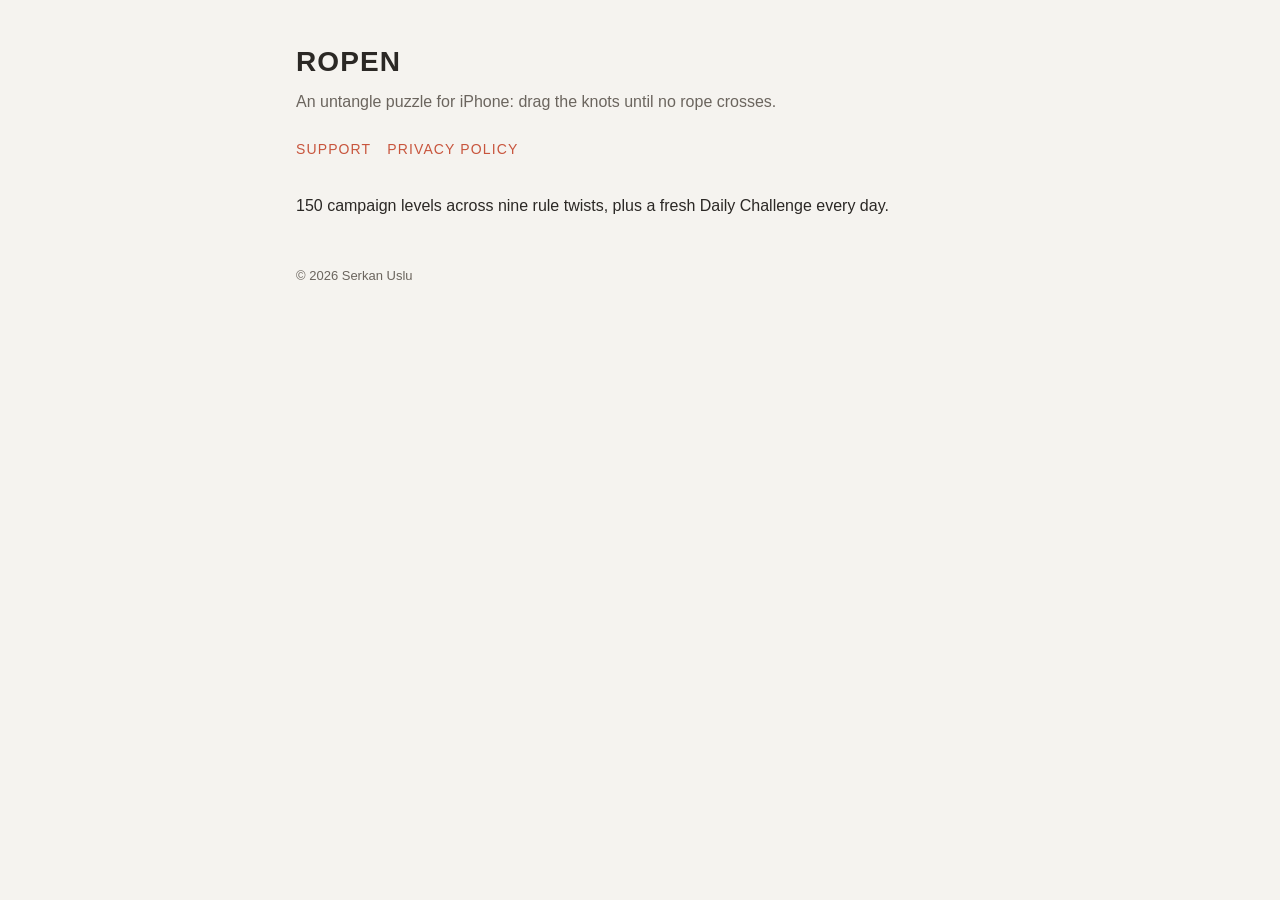
<file: index.html>
<!doctype html>
<html lang="en"><head><meta charset="utf-8"><meta name="viewport" content="width=device-width,initial-scale=1">
<title>ROPEN</title><link rel="stylesheet" href="style.css"></head>
<body><main>
<h1>ROPEN</h1>
<p class="sub">An untangle puzzle for iPhone: drag the knots until no rope crosses.</p>
<nav><a href="support.html">Support</a><a href="privacy.html">Privacy Policy</a></nav>
<p>150 campaign levels across nine rule twists, plus a fresh Daily Challenge every day.</p>
<footer>© 2026 Serkan Uslu</footer>
</main></body></html>
</file>
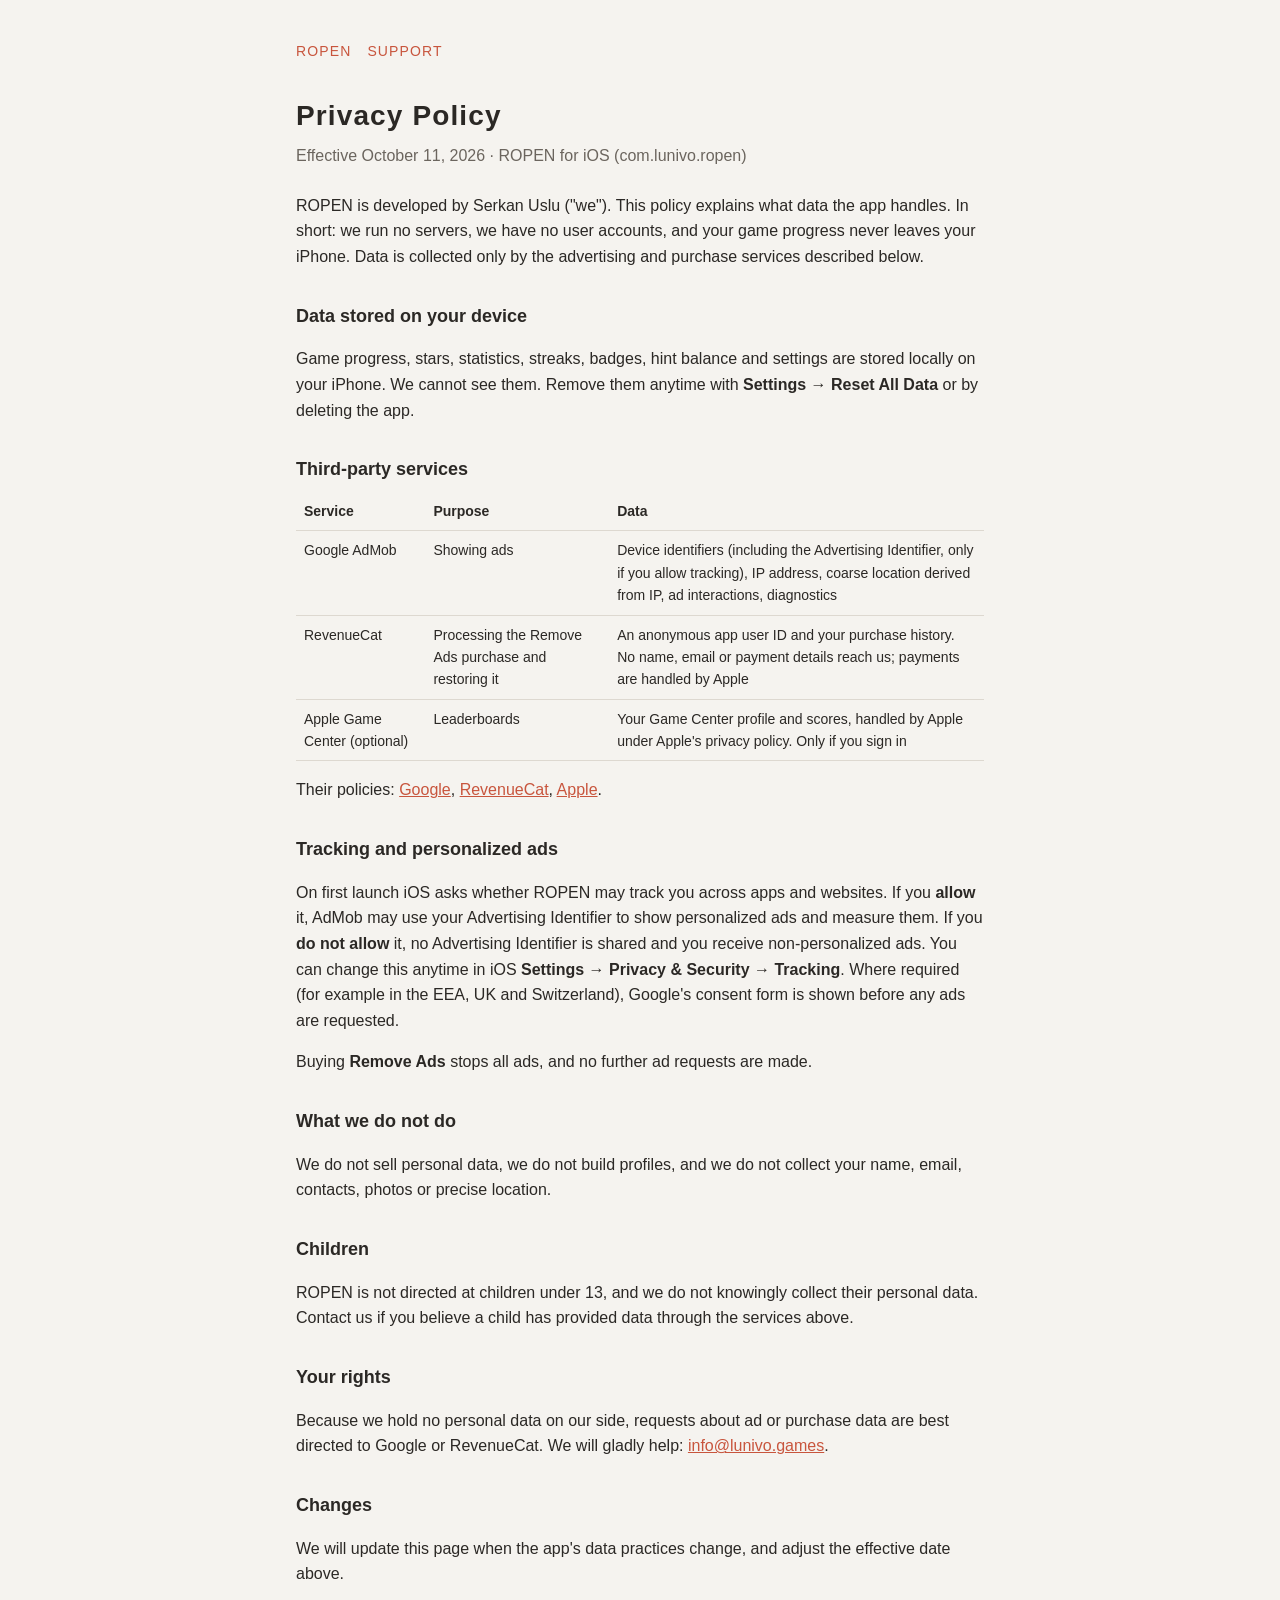
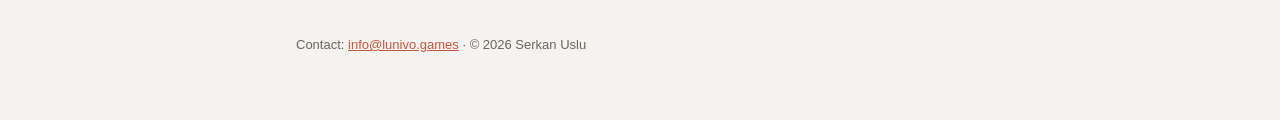
<file: privacy.html>
<!doctype html>
<html lang="en"><head><meta charset="utf-8"><meta name="viewport" content="width=device-width,initial-scale=1">
<title>ROPEN Privacy Policy</title><link rel="stylesheet" href="style.css"></head>
<body><main>
<nav><a href="index.html">ROPEN</a><a href="support.html">Support</a></nav>
<h1>Privacy Policy</h1>
<p class="sub">Effective October 11, 2026 · ROPEN for iOS (com.lunivo.ropen)</p>

<p>ROPEN is developed by Serkan Uslu ("we"). This policy explains what data the app handles. In short: we run no servers, we have no user accounts, and your game progress never leaves your iPhone. Data is collected only by the advertising and purchase services described below.</p>

<h2>Data stored on your device</h2>
<p>Game progress, stars, statistics, streaks, badges, hint balance and settings are stored locally on your iPhone. We cannot see them. Remove them anytime with <strong>Settings → Reset All Data</strong> or by deleting the app.</p>

<h2>Third-party services</h2>
<table>
<tr><th>Service</th><th>Purpose</th><th>Data</th></tr>
<tr><td>Google AdMob</td><td>Showing ads</td><td>Device identifiers (including the Advertising Identifier, only if you allow tracking), IP address, coarse location derived from IP, ad interactions, diagnostics</td></tr>
<tr><td>RevenueCat</td><td>Processing the Remove Ads purchase and restoring it</td><td>An anonymous app user ID and your purchase history. No name, email or payment details reach us; payments are handled by Apple</td></tr>
<tr><td>Apple Game Center (optional)</td><td>Leaderboards</td><td>Your Game Center profile and scores, handled by Apple under Apple's privacy policy. Only if you sign in</td></tr>
</table>
<p>Their policies: <a href="https://policies.google.com/privacy">Google</a>, <a href="https://www.revenuecat.com/privacy">RevenueCat</a>, <a href="https://www.apple.com/legal/privacy/">Apple</a>.</p>

<h2>Tracking and personalized ads</h2>
<p>On first launch iOS asks whether ROPEN may track you across apps and websites. If you <strong>allow</strong> it, AdMob may use your Advertising Identifier to show personalized ads and measure them. If you <strong>do not allow</strong> it, no Advertising Identifier is shared and you receive non-personalized ads. You can change this anytime in iOS <strong>Settings → Privacy &amp; Security → Tracking</strong>. Where required (for example in the EEA, UK and Switzerland), Google's consent form is shown before any ads are requested.</p>
<p>Buying <strong>Remove Ads</strong> stops all ads, and no further ad requests are made.</p>

<h2>What we do not do</h2>
<p>We do not sell personal data, we do not build profiles, and we do not collect your name, email, contacts, photos or precise location.</p>

<h2>Children</h2>
<p>ROPEN is not directed at children under 13, and we do not knowingly collect their personal data. Contact us if you believe a child has provided data through the services above.</p>

<h2>Your rights</h2>
<p>Because we hold no personal data on our side, requests about ad or purchase data are best directed to Google or RevenueCat. We will gladly help: <a href="mailto:info@lunivo.games">info@lunivo.games</a>.</p>

<h2>Changes</h2>
<p>We will update this page when the app's data practices change, and adjust the effective date above.</p>

<footer>Contact: <a href="mailto:info@lunivo.games">info@lunivo.games</a> · © 2026 Serkan Uslu</footer>
</main></body></html>
</file>
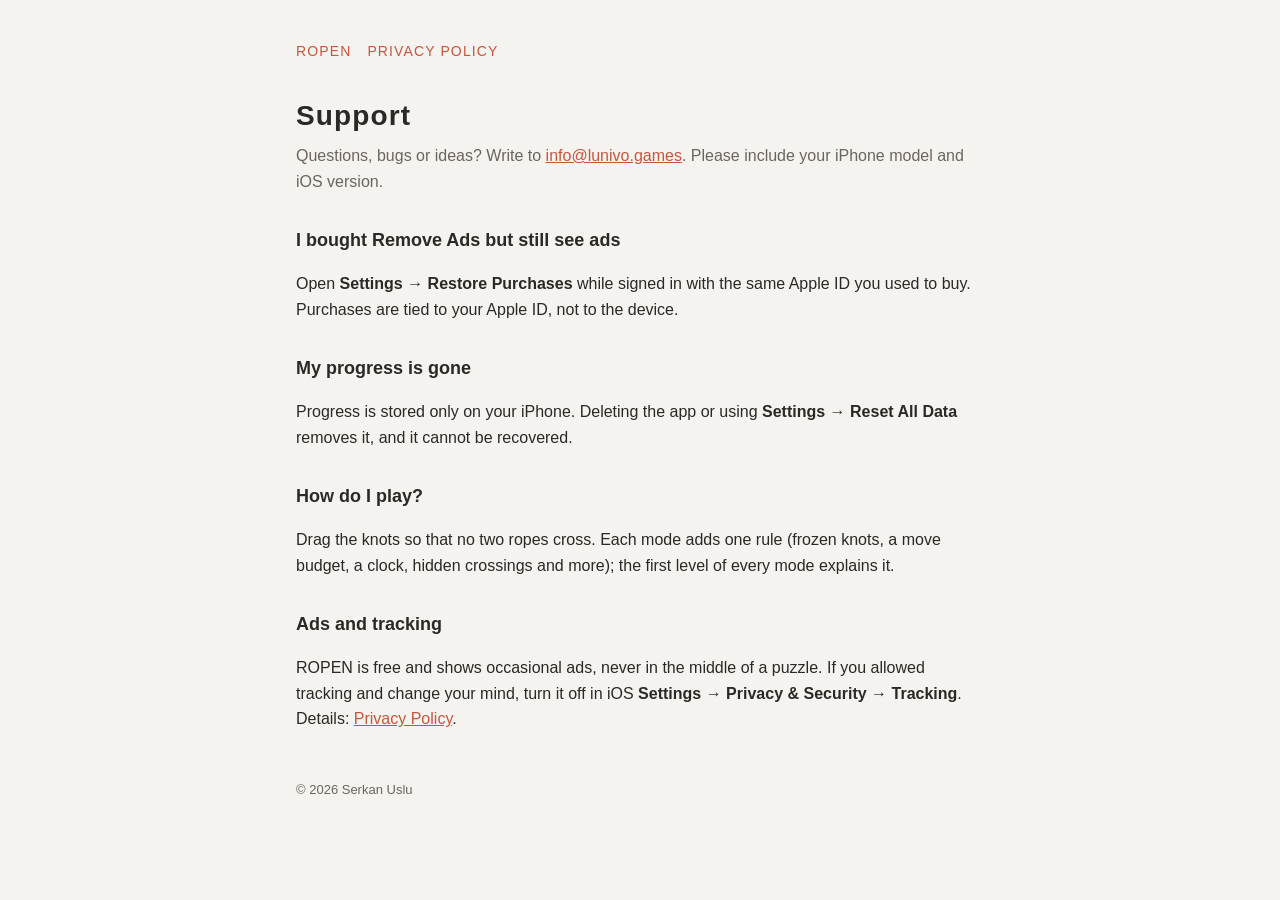
<file: support.html>
<!doctype html>
<html lang="en"><head><meta charset="utf-8"><meta name="viewport" content="width=device-width,initial-scale=1">
<title>ROPEN Support</title><link rel="stylesheet" href="style.css"></head>
<body><main>
<nav><a href="index.html">ROPEN</a><a href="privacy.html">Privacy Policy</a></nav>
<h1>Support</h1>
<p class="sub">Questions, bugs or ideas? Write to <a href="mailto:info@lunivo.games">info@lunivo.games</a>. Please include your iPhone model and iOS version.</p>

<h2>I bought Remove Ads but still see ads</h2>
<p>Open <strong>Settings → Restore Purchases</strong> while signed in with the same Apple ID you used to buy. Purchases are tied to your Apple ID, not to the device.</p>

<h2>My progress is gone</h2>
<p>Progress is stored only on your iPhone. Deleting the app or using <strong>Settings → Reset All Data</strong> removes it, and it cannot be recovered.</p>

<h2>How do I play?</h2>
<p>Drag the knots so that no two ropes cross. Each mode adds one rule (frozen knots, a move budget, a clock, hidden crossings and more); the first level of every mode explains it.</p>

<h2>Ads and tracking</h2>
<p>ROPEN is free and shows occasional ads, never in the middle of a puzzle. If you allowed tracking and change your mind, turn it off in iOS <strong>Settings → Privacy &amp; Security → Tracking</strong>. Details: <a href="privacy.html">Privacy Policy</a>.</p>

<footer>© 2026 Serkan Uslu</footer>
</main></body></html>
</file>
<file: style.css>
:root{--bg:#F5F3EF;--fg:#2B2825;--muted:#6B655E;--line:#DDD8D0;--accent:#C8553D}
@media (prefers-color-scheme:dark){:root{--bg:#1C1A18;--fg:#EDE9E3;--muted:#A39C93;--line:#3A3632;--accent:#E07A5F}}
*{box-sizing:border-box}
body{margin:0;background:var(--bg);color:var(--fg);font:16px/1.6 -apple-system,BlinkMacSystemFont,"Segoe UI",Helvetica,Arial,sans-serif}
main{max-width:720px;margin:0 auto;padding:40px 16px 64px}
h1{font-size:28px;letter-spacing:.04em;margin:0 0 4px}
h2{font-size:18px;margin:32px 0 8px}
.sub{color:var(--muted);margin:0 0 24px}
a{color:var(--accent)}
nav{display:flex;gap:16px;margin-bottom:32px;font-size:14px;letter-spacing:.08em;text-transform:uppercase}
nav a{text-decoration:none}
table{width:100%;border-collapse:collapse;font-size:14px;margin:8px 0}
th,td{text-align:left;vertical-align:top;padding:8px;border-bottom:1px solid var(--line)}
footer{margin-top:48px;color:var(--muted);font-size:13px}
</file>
